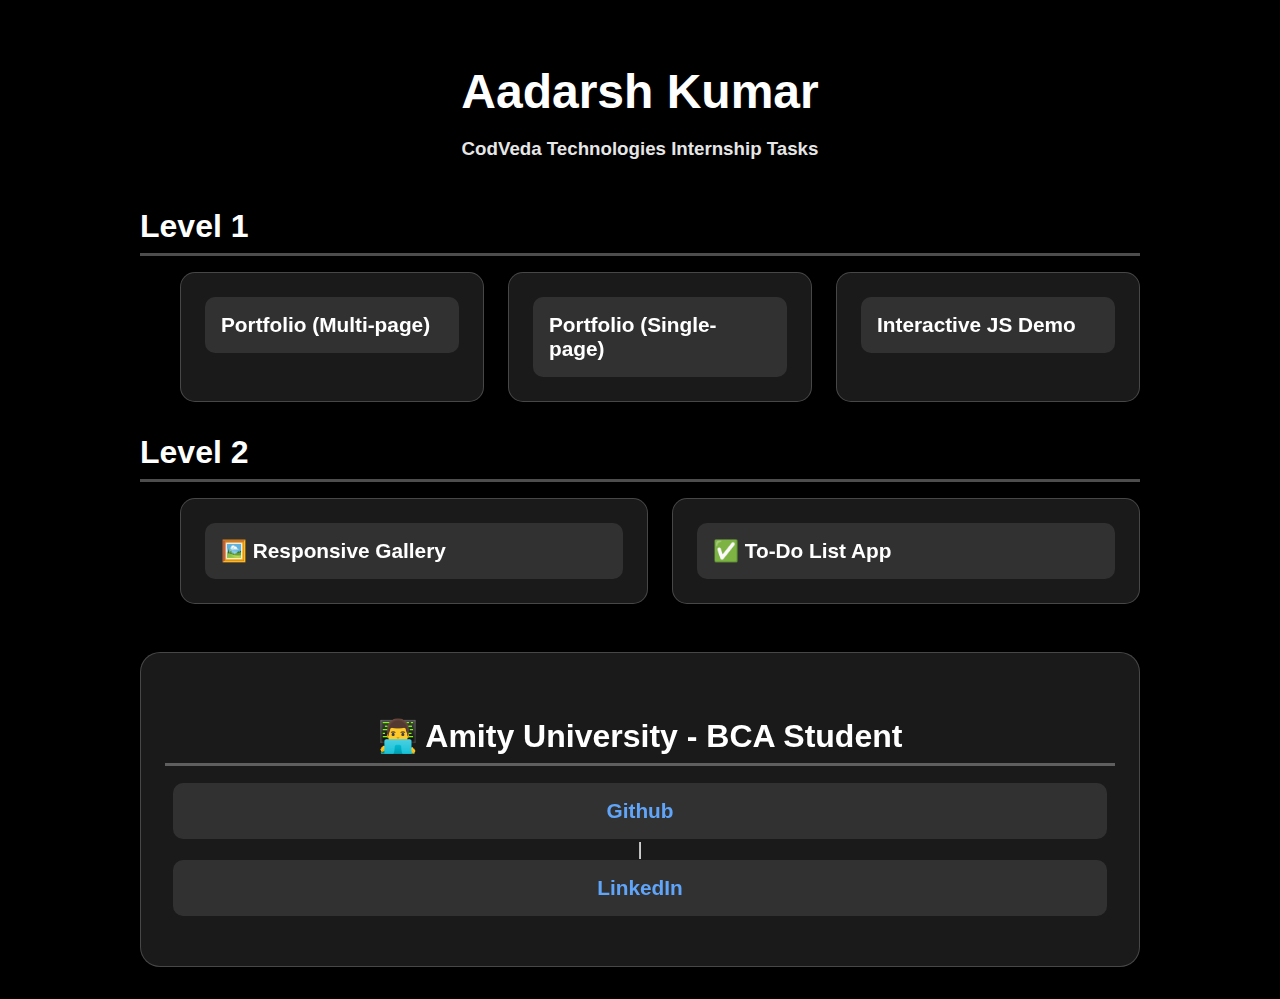
<file: index.html>
<!DOCTYPE html>
<html>
<head>
  <title>Aadarsh Kumar - CodVeda Internship Tasks</title>
  <style>
    body {
      font-family: 'Segoe UI', Tahoma, Geneva, Verdana, sans-serif;
      max-width: 1000px;
      margin: 0 auto;
      padding: 2rem;
      background: black;
      color: white;
      min-height: 100vh;
    }
    h1 {
      text-align: center;
      font-size: 3rem;
      margin-bottom: 1rem;
      text-shadow: 0 2px 10px rgba(0,0,0,0.3);
    }
    h3 {
      text-align: center;
      margin-bottom: 3rem;
      opacity: 0.9;
    }
    h2 {
      font-size: 2rem;
      margin: 2rem 0 1rem 0;
      border-bottom: 3px solid rgba(255,255,255,0.3);
      padding-bottom: 0.5rem;
    }
    ul {
      list-style: none;
      display: grid;
      grid-template-columns: repeat(auto-fit, minmax(300px, 1fr));
      gap: 1.5rem;
      margin-bottom: 2rem;
    }
    li {
      background: rgba(255,255,255,0.1);
      padding: 1.5rem;
      border-radius: 15px;
      backdrop-filter: blur(10px);
      border: 1px solid rgba(255,255,255,0.2);
      transition: all 0.3s ease;
    }
    li:hover {
      transform: translateY(-5px);
      background: rgba(255,255,255,0.2);
      box-shadow: 0 15px 30px rgba(0,0,0,0.2);
    }
    a {
      color: white;
      text-decoration: none;
      font-size: 1.3rem;
      font-weight: 600;
      display: block;
      padding: 1rem;
      border-radius: 10px;
      background: rgba(255,255,255,0.1);
      transition: all 0.3s ease;
    }
    a:hover {
      background: rgba(255,255,255,0.3);
      transform: scale(1.05);
    }
    
    /* 🔥 FOOTER FIX - ADD THIS */
    .footer {
      text-align: center;
      margin-top: 3rem;
      padding: 2rem 1.5rem;
      background: rgba(255,255,255,0.1);
      border-radius: 20px;
      backdrop-filter: blur(15px);
      border: 1px solid rgba(255,255,255,0.2);
      box-shadow: 0 10px 30px rgba(0,0,0,0.2);
      font-size: 1.1rem;
    }
    .footer a {
      color: #60a5fa !important;
      font-weight: 600;
      margin: 0 0.5rem;
      transition: all 0.3s ease;
    }
    .footer a:hover {
      color: #3b82f6 !important;
      text-shadow: 0 0 15px rgba(96, 165, 250, 0.8);
      transform: scale(1.05);
    }
    
    @media (max-width: 768px) {
      body { padding: 1rem; }
      .footer { margin-top: 2rem; padding: 1.5rem; }
    }
</style>

</head>
<body>
  <h1>Aadarsh Kumar</h1>
  <h3 style="text-align: center; margin-bottom: 3rem;">CodVeda Technologies Internship Tasks</h3>

  <h2>Level 1</h2>
  <ul>
    <li><a href="Level 1/Task 1/">Portfolio (Multi-page)</a></li>
    <li><a href="Level 1/Task 2/">Portfolio (Single-page)</a></li>
    <li><a href="Level 1/Task 3/">Interactive JS Demo</a></li>
  </ul>

  <h2>Level 2</h2>
  <ul>
    <li><a href="Level 2/Task 1/">🖼️ Responsive Gallery</a></li>
    <li><a href="Level 2/Task 2/">✅ To-Do List App</a></li>
  </ul>

  <div class="footer">
  <h2>👨‍💻 Amity University - BCA Student</h2>
    <p><a href="https://github.com/Amartya1103" style="color: #06b6d4;">Github</a> | 
    <a href="https://linkedin.com/in/aadarsh-kumar-878645351" style="color: #06b6d4;">LinkedIn</a></p>
  </div>
</body>
</html>
</file>
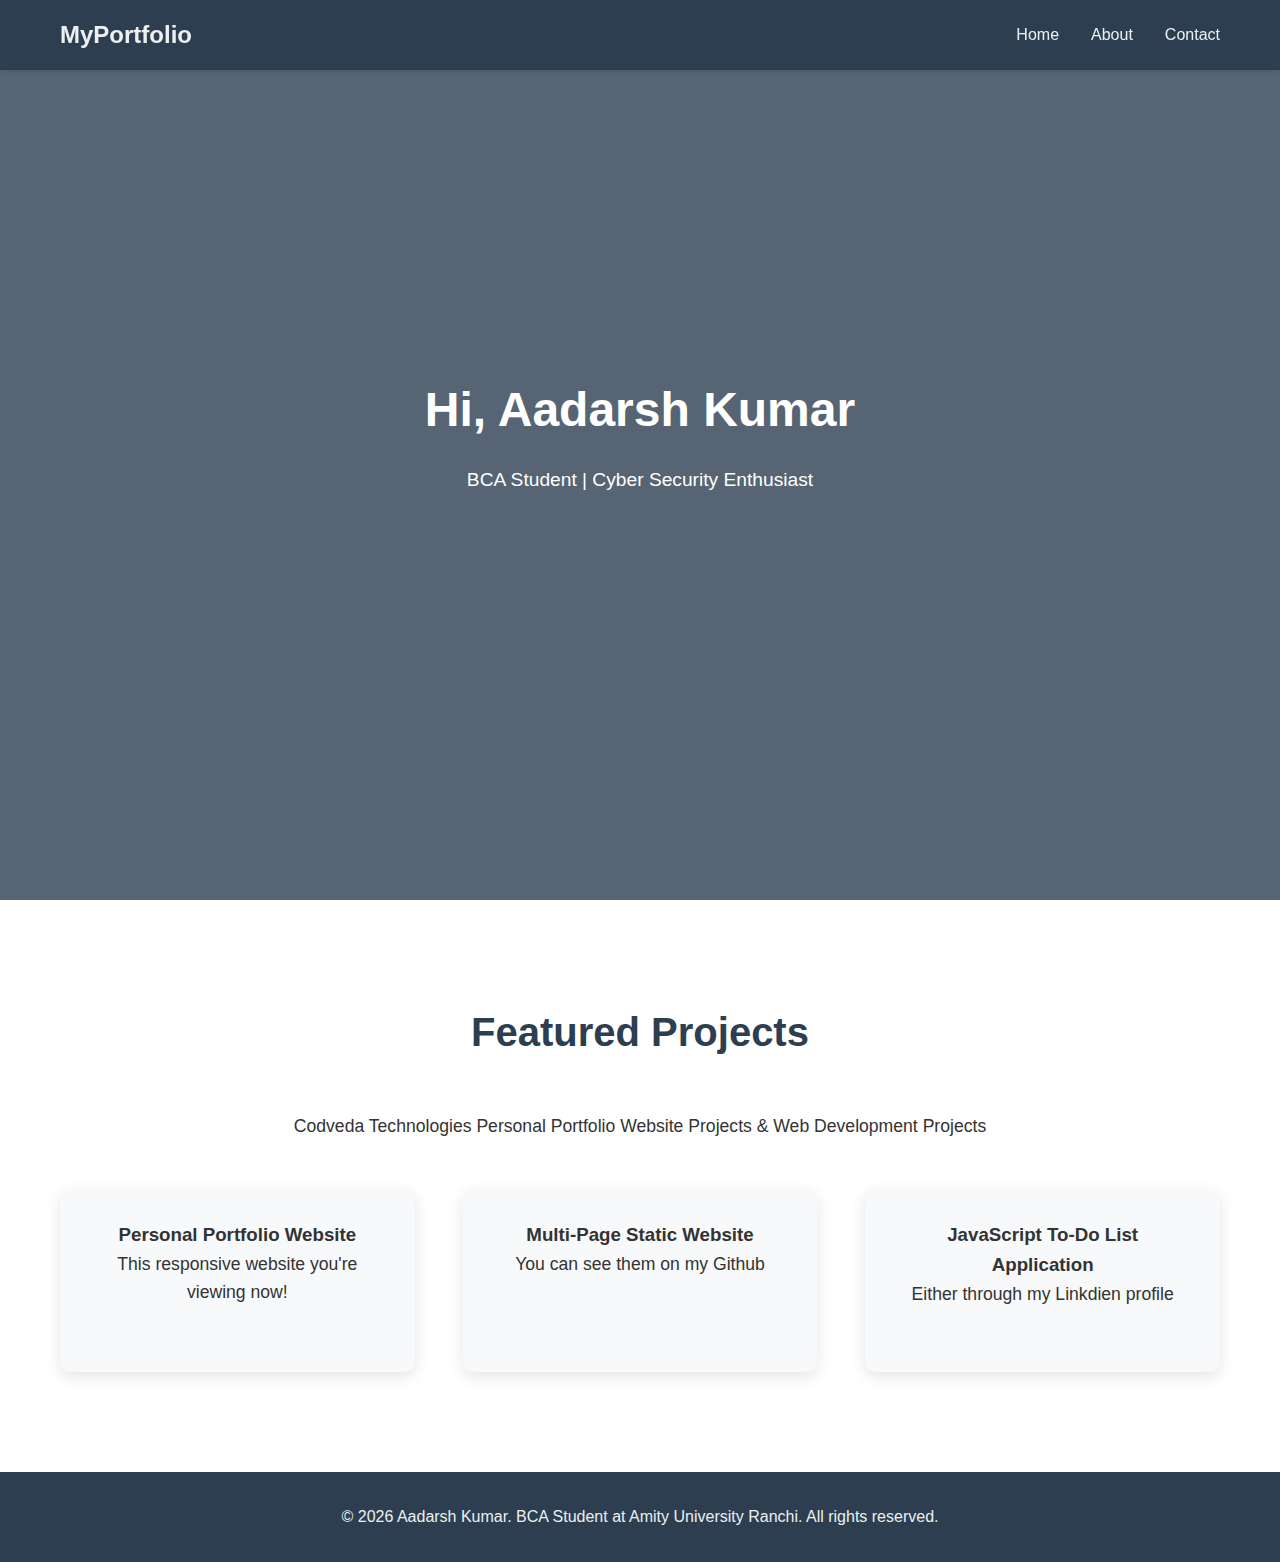
<file: Level 1/Task 1/index.html>
<!DOCTYPE html>
<html lang="en">
<head>
    <meta charset="UTF-8">
    <meta name="viewport" content="width=device-width, initial-scale=1.0">
    <title>Multi Page PF</title>
    <link rel="stylesheet" href="style.css">
</head>
<body>
    <nav>
        <div class="container">
            <a href="index.html" class="logo">MyPortfolio</a>
            <ul class="nav-links">
                <li><a href="index.html">Home</a></li>
                <li><a href="about.html">About</a></li>
                <li><a href="contact.html">Contact</a></li>
            </ul>
        </div>
    </nav>

    <section class="hero">
        <div class="container">
            <h1>Hi, Aadarsh Kumar</h1>
            <p>BCA Student | Cyber Security Enthusiast</p>
        </div>
    </section>

    <section class="section">
        <div class="container">
            <div class="content">
                <h2>Featured Projects</h2>
                <p>Codveda Technologies Personal Portfolio Website Projects & Web Development Projects</p>
                <div class="skills-grid">
                    <div class="skill-item">
                        <h3>Personal Portfolio Website</h3>
                        <p>This responsive website you're viewing now!</p>
                    </div>
                    <div class="skill-item">
                        <h3>Multi-Page Static Website</h3>
                        <p>You can see them on my Github</p>
                    </div>
                    <div class="skill-item">
                        <h3>JavaScript To-Do List Application</h3>
                        <p>Either through my Linkdien profile</p>
                    </div>
                </div>
            </div>
        </div>
    </section>

    <footer>
        <div class="container">
            <p>&copy; 2026 Aadarsh Kumar. BCA Student at Amity University Ranchi. All rights reserved.</p>
        </div>
    </footer>
</body>
</html>
</file>
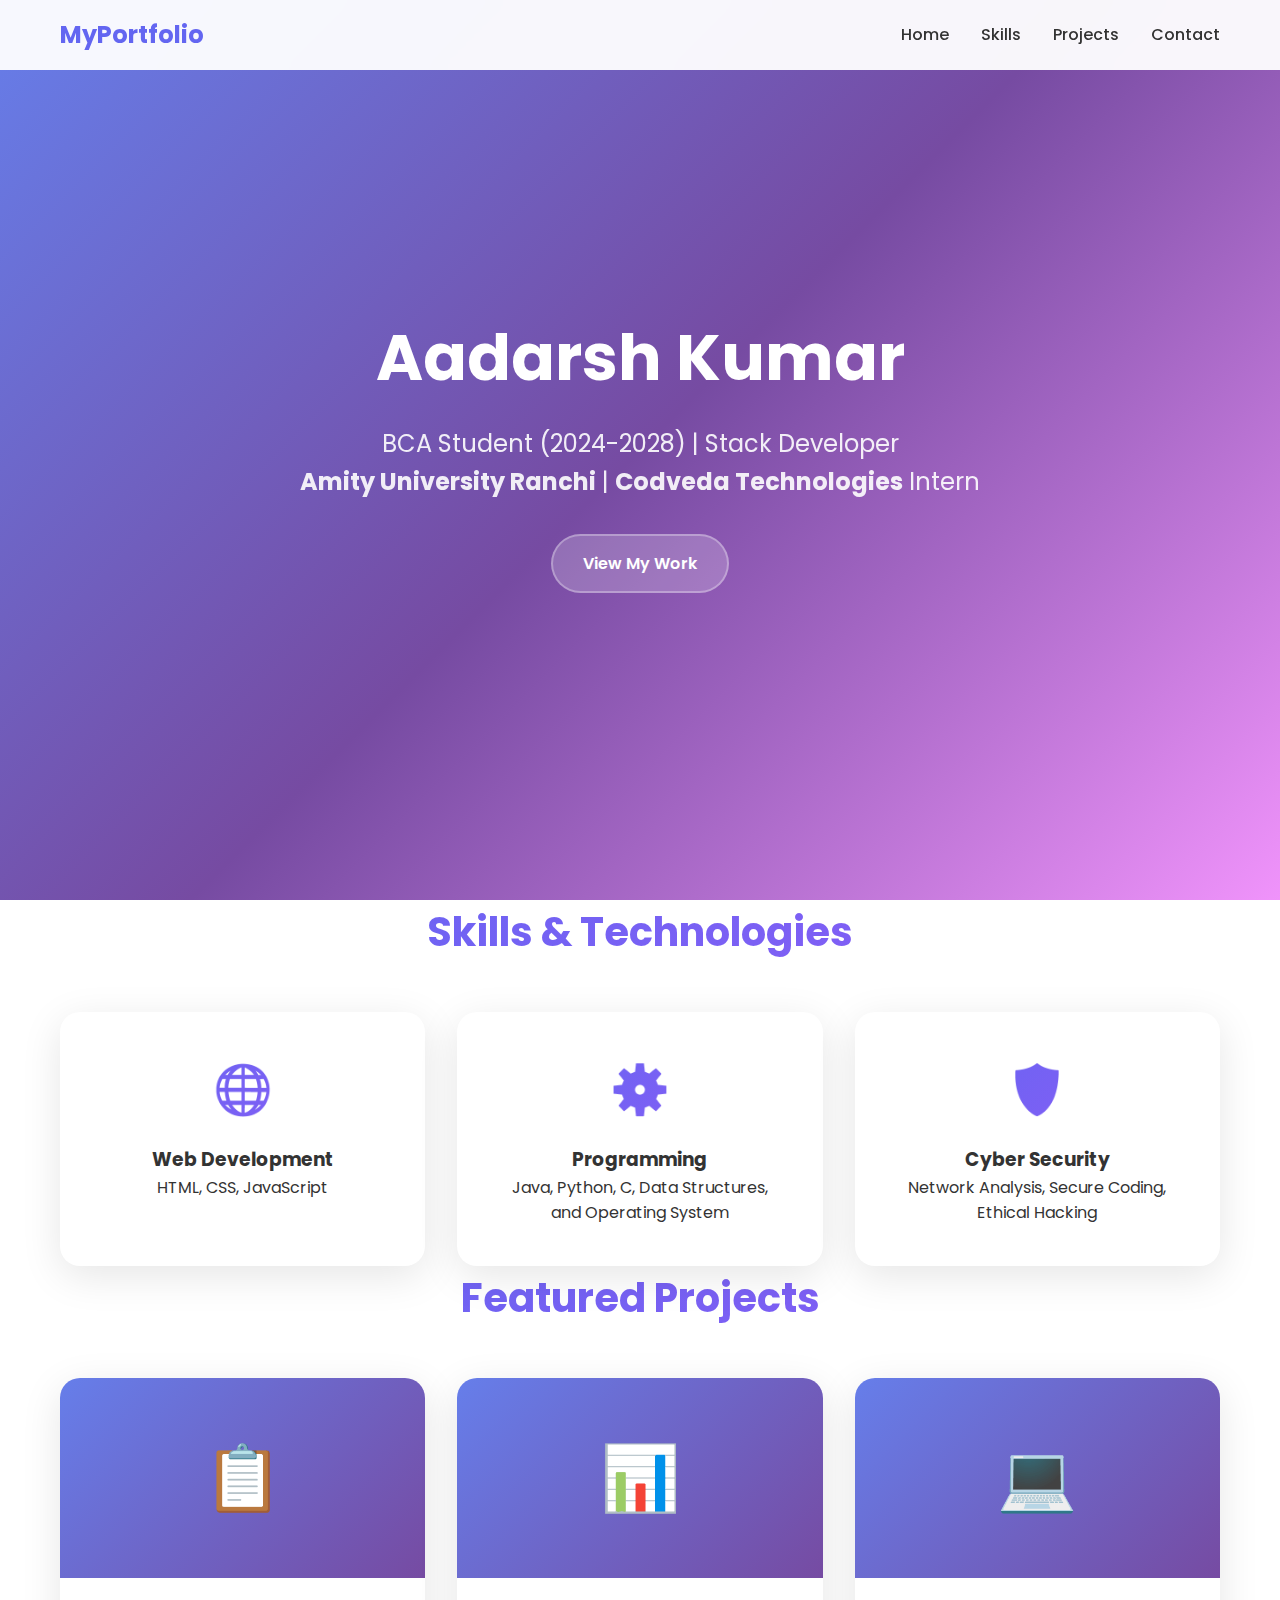
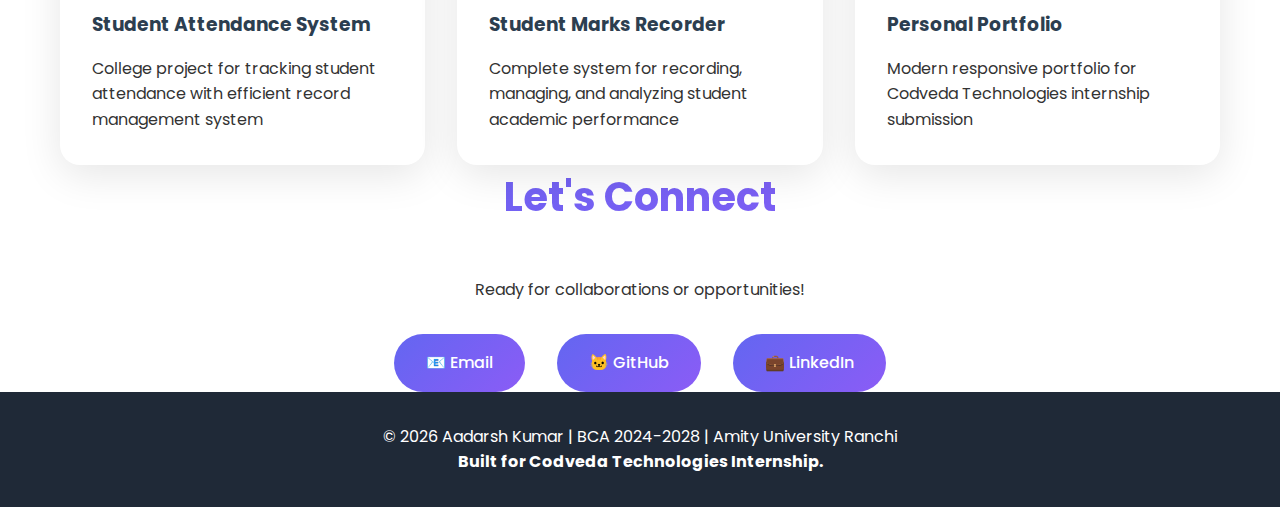
<file: Level 1/Task 2/index.html>
<!DOCTYPE html>
<html lang="en">
<head>
    <meta charset="UTF-8">
    <meta name="viewport" content="width=device-width, initial-scale=1.0">
    <title>Single Page PF</title>
    
    <!-- Google Fonts -->
    <link href="https://fonts.googleapis.com/css2?family=Poppins:wght@300;400;500;600;700&display=swap" rel="stylesheet">
    
    <style>
        * {
            margin: 0;
            padding: 0;
            box-sizing: border-box;
        }

        body {
            font-family: 'Poppins', sans-serif;
            line-height: 1.6;
            color: #333;
            overflow-x: hidden;
            scroll-behavior: smooth;
        }

        /* Navigation */
        nav {
            position: fixed;
            top: 0;
            width: 100%;
            background: rgba(255,255,255,0.95);
            backdrop-filter: blur(10px);
            z-index: 1000;
            padding: 1rem 0;
            transition: all 0.3s ease;
        }

        .nav-container {
            max-width: 1200px;
            margin: 0 auto;
            padding: 0 20px;
            display: flex;
            justify-content: space-between;
            align-items: center;
        }

        .logo {
            font-size: 1.5rem;
            font-weight: 700;
            color: #6366f1;
            text-decoration: none;
        }

        .nav-links {
            display: flex;
            list-style: none;
            gap: 2rem;
        }

        .nav-links a {
            text-decoration: none;
            color: #333;
            font-weight: 500;
            transition: color 0.3s ease;
        }

        .nav-links a:hover {
            color: #6366f1;
        }

        /* Hero Section */
        .hero {
            height: 100vh;
            background: linear-gradient(135deg, #667eea 0%, #764ba2 50%, #f093fb 100%);
            display: flex;
            align-items: center;
            justify-content: center;
            text-align: center;
            color: white;
            position: relative;
            overflow: hidden;
        }

        .hero-content {
            max-width: 800px;
            padding: 0 20px;
            animation: fadeInUp 1s ease-out;
        }

        @keyframes fadeInUp {
            from { opacity: 0; transform: translateY(50px); }
            to { opacity: 1; transform: translateY(0); }
        }

        .hero h1 {
            font-size: clamp(2.5rem, 5vw, 4rem);
            font-weight: 700;
            margin-bottom: 1rem;
        }

        .hero-subtitle {
            font-size: clamp(1.1rem, 2.5vw, 1.5rem);
            margin-bottom: 2rem;
            opacity: 0.9;
        }

        .btn {
            display: inline-block;
            background: rgba(255,255,255,0.2);
            color: white;
            padding: 15px 30px;
            border: 2px solid rgba(255,255,255,0.3);
            border-radius: 50px;
            text-decoration: none;
            font-weight: 600;
            transition: all 0.3s ease;
        }

        .btn:hover {
            background: white;
            color: #6366f1;
            transform: translateY(-3px);
            box-shadow: 0 10px 30px rgba(0,0,0,0.2);
        }

        /* Sections */
        section {
            padding: 100px 0;
        }

        .container {
            max-width: 1200px;
            margin: 0 auto;
            padding: 0 20px;
        }

        h2 {
            text-align: center;
            font-size: 2.5rem;
            font-weight: 700;
            margin-bottom: 3rem;
            background: linear-gradient(135deg, #6366f1, #8b5cf6);
            -webkit-background-clip: text;
            -webkit-text-fill-color: transparent;
            background-clip: text;
        }

        /* Skills */
        .skills-grid {
            display: grid;
            grid-template-columns: repeat(auto-fit, minmax(250px, 1fr));
            gap: 2rem;
        }

        .skill-card {
            background: white;
            padding: 2.5rem;
            border-radius: 20px;
            text-align: center;
            box-shadow: 0 10px 40px rgba(0,0,0,0.1);
            transition: all 0.3s ease;
        }

        .skill-card:hover {
            transform: translateY(-10px);
            box-shadow: 0 20px 60px rgba(0,0,0,0.15);
        }

        .skill-icon {
            font-size: 3rem;
            margin-bottom: 1rem;
            background: linear-gradient(135deg, #6366f1, #8b5cf6);
            -webkit-background-clip: text;
            -webkit-text-fill-color: transparent;
            background-clip: text;
        }

        /* Projects */
        .projects-grid {
            display: grid;
            grid-template-columns: repeat(auto-fit, minmax(350px, 1fr));
            gap: 2rem;
        }

        .project-card {
            background: white;
            border-radius: 20px;
            overflow: hidden;
            box-shadow: 0 10px 40px rgba(0,0,0,0.1);
            transition: all 0.3s ease;
        }

        .project-card:hover {
            transform: translateY(-15px);
            box-shadow: 0 25px 70px rgba(0,0,0,0.2);
        }

        .project-image {
            height: 200px;
            background: linear-gradient(135deg, #667eea, #764ba2);
            display: flex;
            align-items: center;
            justify-content: center;
            color: white;
            font-size: 4rem;
        }

        .project-content {
            padding: 2rem;
        }

        .project-content h3 {
            margin-bottom: 1rem;
            color: #2c3e50;
        }

        /* Contact */
        .contact-content {
            max-width: 600px;
            margin: 0 auto;
            text-align: center;
        }

        .contact-links {
            display: flex;
            gap: 2rem;
            justify-content: center;
            margin-top: 2rem;
            flex-wrap: wrap;
        }

        .contact-link {
            display: flex;
            align-items: center;
            gap: 0.5rem;
            padding: 1rem 2rem;
            background: linear-gradient(135deg, #6366f1, #8b5cf6);
            color: white;
            text-decoration: none;
            border-radius: 50px;
            transition: all 0.3s ease;
            font-weight: 500;
        }

        .contact-link:hover {
            transform: translateY(-5px);
            box-shadow: 0 15px 40px rgba(99, 102, 241, 0.4);
        }

        /* Footer */
        footer {
            background: #1f2937;
            color: white;
            text-align: center;
            padding: 2rem 0;
        }

        /* Responsive */
        @media (max-width: 768px) {
            .nav-links { display: none; }
            section { padding: 80px 0; }
        }
    </style>
</head>
<body>
    <!-- Navigation -->
    <nav>
        <div class="nav-container">
            <a href="#" class="logo">MyPortfolio</a>
            <ul class="nav-links">
                <li><a href="#home">Home</a></li>
                <li><a href="#skills">Skills</a></li>
                <li><a href="#projects">Projects</a></li>
                <li><a href="#contact">Contact</a></li>
            </ul>
        </div>
    </nav>

    <!-- Hero Section - YOUR INFO -->
    <section id="home" class="hero">
        <div class="hero-content">
            <h1>Aadarsh Kumar</h1>
            <p class="hero-subtitle">
                BCA Student (2024-2028) | Stack Developer<br>
                <strong>Amity University Ranchi</strong> | <strong>Codveda Technologies</strong> Intern
            </p>
            <a href="#projects" class="btn">View My Work</a>
        </div>
    </section>

    <!-- Skills Section -->
    <section id="skills" class="container">
        <h2>Skills & Technologies</h2>
        <div class="skills-grid">
            <div class="skill-card">
                <div class="skill-icon">🌐</div>
                <h3>Web Development</h3>
                <p>HTML, CSS, JavaScript</p>
            </div>
            <div class="skill-card">
                <div class="skill-icon">⚙️</div>
                <h3>Programming</h3>
                <p>Java, Python, C, Data Structures, and Operating System</p>
            </div>
            <div class="skill-card">
                <div class="skill-icon">🛡️</div>
                <h3>Cyber Security</h3>
                <p>Network Analysis, Secure Coding, Ethical Hacking</p>
            </div>
        </div>
    </section>

    <!-- Projects Section - UPDATED WITH YOUR PROJECTS -->
<section id="projects" class="container">
    <h2>Featured Projects</h2>
    <div class="projects-grid">
        <!-- Student Attendance System -->
        <div class="project-card">
            <div class="project-image">📋</div>
            <div class="project-content">
                <h3>Student Attendance System</h3>
                <p>College project for tracking student attendance with efficient record management system</p>
            </div>
        </div>

        <!-- Student Marks Recorder -->
        <div class="project-card">
            <div class="project-image">📊</div>
            <div class="project-content">
                <h3>Student Marks Recorder</h3>
                <p>Complete system for recording, managing, and analyzing student academic performance</p>
            </div>
        </div>

        <!-- Personal Portfolio -->
        <div class="project-card">
            <div class="project-image">💻</div>
            <div class="project-content">
                <h3>Personal Portfolio</h3>
                <p>Modern responsive portfolio for Codveda Technologies internship submission</p>
            </div>
        </div>
</section>


    <!-- Contact Section - YOUR LINKS -->
    <section id="contact" class="container">
        <h2>Let's Connect</h2>
        <div class="contact-content">
            <p>Ready for collaborations or opportunities!</p>
            <div class="contact-links">
                <a href="mailto:kumaraadarsh1103@gmail.com" class="contact-link">📧 Email</a>
                <a href="https://github.com/Amartya1103" class="contact-link">🐱 GitHub</a>
                <a href="https://www.linkedin.com/in/aadarsh-kumar-878645351" class="contact-link">💼 LinkedIn</a>
            </div>
        </div>
    </section>

    <!-- Footer -->
    <footer>
        <div class="container">
            <p>&copy; 2026 Aadarsh Kumar | BCA 2024-2028 | Amity University Ranchi<br>
            <strong>Built for Codveda Technologies Internship.</strong>
        </div>
    </footer>

    <script>
        // Smooth scrolling
        document.querySelectorAll('a[href^="#"]').forEach(anchor => {
            anchor.addEventListener('click', function (e) {
                e.preventDefault();
                document.querySelector(this.getAttribute('href')).scrollIntoView({
                    behavior: 'smooth'
                });
            });
        });
    </script>
</body>
</html>
</file>
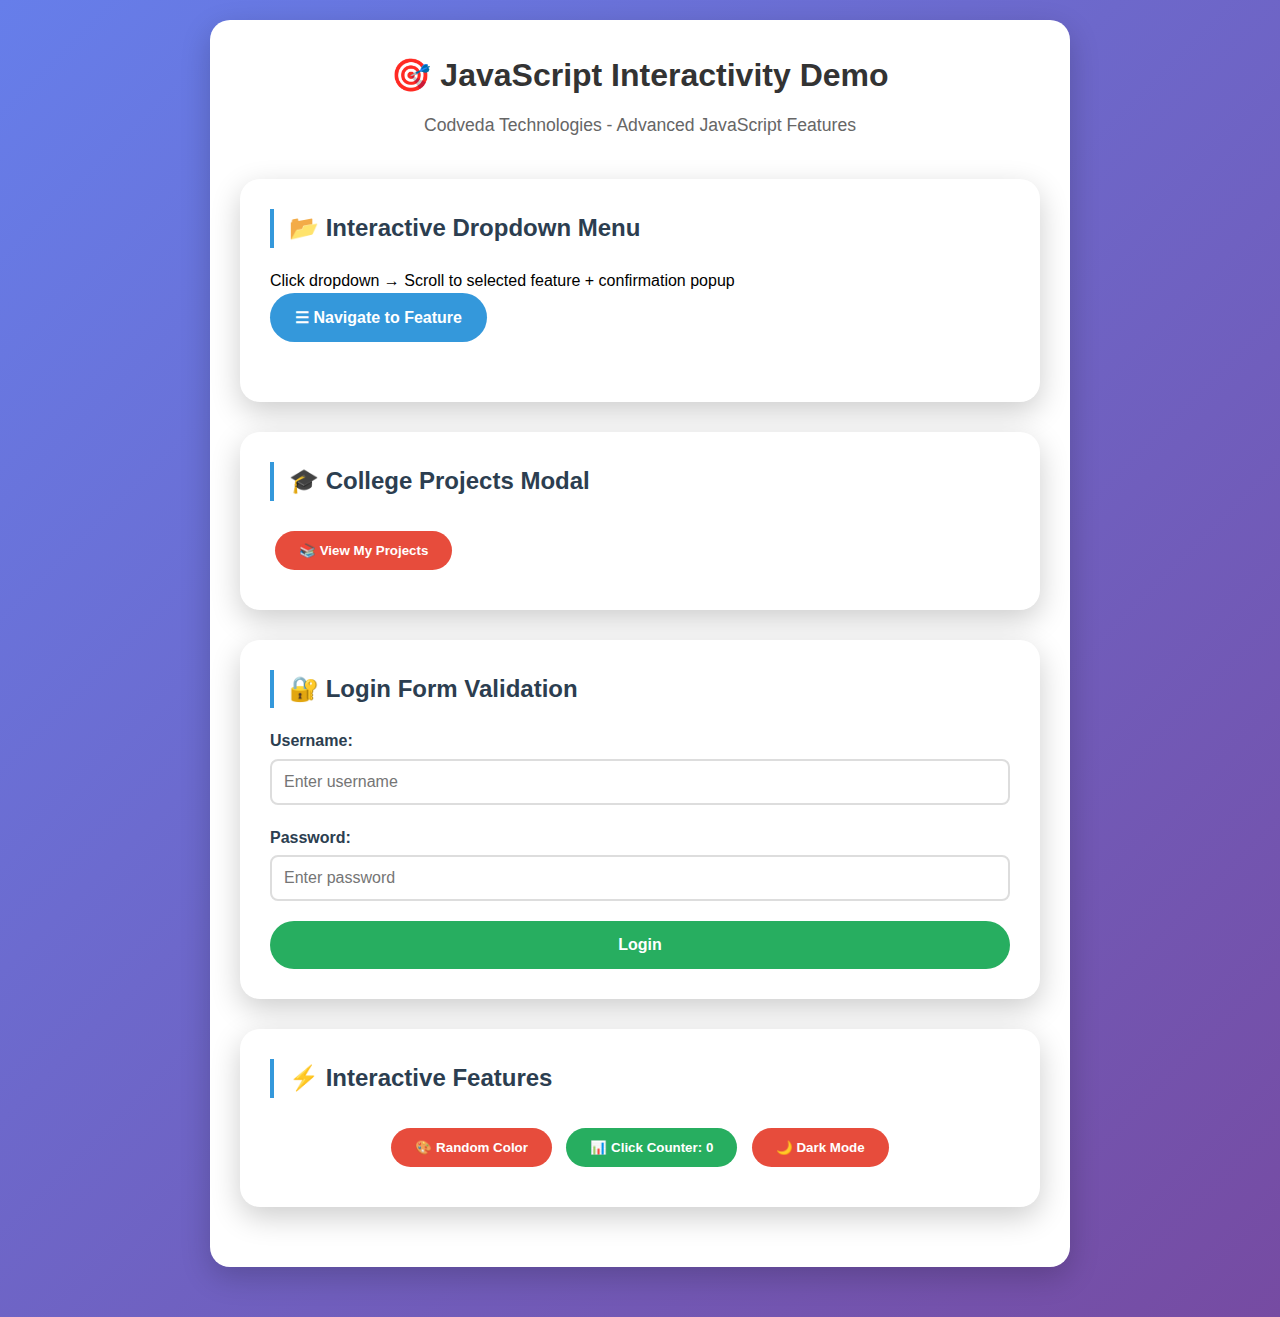
<file: Level 1/Task 3/index.html>
<!DOCTYPE html>
<html lang="en">
<head>
    <meta charset="UTF-8">
    <meta name="viewport" content="width=device-width, initial-scale=1.0">
    <title>JavaScript Interactivity Demo - Codveda</title>
    <style>
        * {
            margin: 0;
            padding: 0;
            box-sizing: border-box;
        }

        body {
            font-family: Arial, sans-serif;
            line-height: 1.6;
            max-width: 900px;
            margin: 0 auto;
            padding: 20px;
            background: linear-gradient(135deg, #667eea 0%, #764ba2 100%);
            min-height: 100vh;
            transition: background 0.3s ease;
        }

        body.dark-mode {
            background: linear-gradient(135deg, #2c3e50 0%, #34495e 100%);
            color: #ecf0f1;
        }

        body.dark-mode .demo-container {
            background: #34495e;
            color: #ecf0f1;
        }

        .demo-container {
            background: white;
            border-radius: 20px;
            padding: 30px;
            margin-bottom: 30px;
            box-shadow: 0 10px 30px rgba(0,0,0,0.2);
        }

        h1 { text-align: center; color: #333; margin-bottom: 10px; }
        .subtitle { text-align: center; color: #666; margin-bottom: 40px; font-size: 1.1rem; }

        h2 {
            color: #2c3e50;
            margin-bottom: 20px;
            border-left: 4px solid #3498db;
            padding-left: 15px;
        }

        /* DROPDOWN */
        .dropdown-container { position: relative; display: inline-block; margin-bottom: 30px; }
        .dropdown-btn {
            background: #3498db;
            color: white;
            padding: 15px 25px;
            border: none;
            border-radius: 25px;
            cursor: pointer;
            font-size: 16px;
            font-weight: bold;
            transition: all 0.3s;
        }
        .dropdown-btn:hover { background: #2980b9; transform: translateY(-2px); }

        .dropdown-content {
            position: absolute;
            background: white;
            min-width: 280px;
            box-shadow: 0 8px 16px rgba(0,0,0,0.2);
            border-radius: 10px;
            top: 100%;
            left: 0;
            z-index: 1000;
            opacity: 0;
            visibility: hidden;
            transform: translateY(-10px);
            transition: all 0.3s ease;
        }
        .dropdown-content.show {
            opacity: 1;
            visibility: visible;
            transform: translateY(0);
        }
        .dropdown-content a {
            color: #333;
            padding: 15px 20px;
            text-decoration: none;
            display: block;
            border-bottom: 1px solid #eee;
        }
        .dropdown-content a:hover { background: #f0f0f0; }
        .dropdown-content a:last-child { border-bottom: none; }

        /* MODAL */
        .modal {
            display: none;
            position: fixed;
            top: 0;
            left: 0;
            width: 100%;
            height: 100%;
            background: rgba(0,0,0,0.7);
            z-index: 2000;
        }
        .modal-content {
            background: white;
            margin: 5% auto;
            padding: 30px;
            border-radius: 15px;
            width: 90%;
            max-width: 600px;
            position: relative;
            transform: scale(0.7);
            transition: transform 0.3s ease;
        }
        .modal.show .modal-content { transform: scale(1); }
        .close {
            position: absolute;
            right: 20px;
            top: 15px;
            font-size: 30px;
            font-weight: bold;
            cursor: pointer;
            color: #999;
        }
        .close:hover { color: #333; }

        /* FORM */
        .form-group { margin-bottom: 20px; }
        label { display: block; margin-bottom: 5px; font-weight: bold; color: #2c3e50; }
        input, textarea {
            width: 100%;
            padding: 12px;
            border: 2px solid #ddd;
            border-radius: 8px;
            font-size: 16px;
            transition: border-color 0.3s;
        }
        input:focus, textarea:focus { outline: none; border-color: #3498db; }
        .submit-btn {
            background: #27ae60;
            color: white;
            padding: 15px 30px;
            border: none;
            border-radius: 25px;
            cursor: pointer;
            font-size: 16px;
            font-weight: bold;
            width: 100%;
            transition: all 0.3s;
        }
        .submit-btn:hover { background: #229954; transform: translateY(-2px); }

        /* ALERT */
        .alert {
            padding: 15px;
            border-radius: 8px;
            margin-top: 15px;
            display: none;
            font-weight: bold;
        }
        .alert.success { background: #d4edda; color: #155724; border: 1px solid #c3e6cb; }
        .alert.error { background: #f8d7da; color: #721c24; border: 1px solid #f5c6cb; }

        /* BUTTONS */
        .demo-btn {
            background: #e74c3c;
            color: white;
            padding: 12px 24px;
            border: none;
            border-radius: 25px;
            cursor: pointer;
            margin: 10px 5px;
            font-weight: bold;
            transition: all 0.3s;
        }
        .demo-btn:hover { background: #c0392b; transform: translateY(-2px); }
        .demo-btn.success { background: #27ae60; }
        .demo-btn.success:hover { background: #229954; }
    </style>
</head>
<body>
    <div class="demo-container">
        <h1>🎯 JavaScript Interactivity Demo</h1>
        <p class="subtitle">Codveda Technologies - Advanced JavaScript Features</p>

        <!-- 1. DROPDOWN → SCROLL TO SECTIONS -->
        <div class="demo-container">
            <h2>📂 Interactive Dropdown Menu</h2>
            <p>Click dropdown → Scroll to selected feature + confirmation popup</p>
            <div class="dropdown-container">
                <button class="dropdown-btn" onclick="toggleDropdown()">☰ Navigate to Feature</button>
                <div id="dropdownMenu" class="dropdown-content">
                    <a href="#" onclick="goToSection('modal', event)">🖥️ Modal Popup</a>
                    <a href="#" onclick="goToSection('form', event)">🔐 Login Form</a>
                    <a href="#" onclick="goToSection('interactive', event)">⚡ Interactive</a>
                </div>
            </div>
        </div>

        <!-- 2. MODAL WITH COLLEGE PROJECTS -->
        <div id="modal-section" class="demo-container">
            <h2>🎓 College Projects Modal</h2>
            <button class="demo-btn" onclick="openCollegeModal()">📚 View My Projects</button>
        </div>

        <!-- 3. LOGIN FORM -->
        <div id="form-section" class="demo-container">
            <h2>🔐 Login Form Validation</h2>
            <form onsubmit="return validateLogin(event)">
                <div class="form-group">
                    <label>Username:</label>
                    <input type="text" id="username" placeholder="Enter username">
                </div>
                <div class="form-group">
                    <label>Password:</label>
                    <input type="password" id="password" placeholder="Enter password">
                </div>
                <button type="submit" class="submit-btn">Login</button>
                <div id="loginAlert" class="alert"></div>
            </form>
        </div>

        <!-- 4. INTERACTIVE FEATURES -->
        <div id="interactive-section" class="demo-container">
            <h2>⚡ Interactive Features</h2>
            <div style="text-align: center;">
                <button class="demo-btn" onclick="changeColor()">🎨 Random Color</button>
                <button class="demo-btn success" onclick="countClicks()">📊 Click Counter: <span id="clickCounter">0</span></button>
                <button class="demo-btn" onclick="toggleDarkMode()">🌙 Dark Mode</button>
            </div>
        </div>
    </div>

    <!-- COLLEGE PROJECTS MODAL -->
    <div id="collegeModal" class="modal" onclick="closeModal(event)">
        <div class="modal-content" onclick="event.stopPropagation()">
            <span class="close" onclick="closeModal()">&times;</span>
            <h2>🎓 My College Projects</h2>
            <div style="text-align: center;">
                <div style="background: #f8f9fa; padding: 20px; border-radius: 10px; margin: 15px 0;">
                    <h3>📋 Student Attendance System</h3>
                    <p>Complete attendance management system with database integration and reporting features.</p>
                </div>
                <div style="background: #f8f9fa; padding: 20px; border-radius: 10px; margin: 15px 0;">
                    <h3>📊 Student Marks Recorder</h3>
                    <p>Academic performance tracking system with grade calculation and analytics dashboard.</p>
                </div>
                <a href="https://github.com/Amartya1103" class="submit-btn" target="_blank">View on GitHub</a>
            </div>
        </div>
    </div>

    <script>
        let clickCount = 0;

        // 1. DROPDOWN → SCROLL + ALERT
        function toggleDropdown() {
            const dropdown = document.getElementById('dropdownMenu');
            dropdown.classList.toggle('show');
        }

        function goToSection(section, event) {
            event.preventDefault();
            toggleDropdown();
            
            // Show confirmation popup
            alert(`Navigating to ${section.charAt(0).toUpperCase() + section.slice(1)} section!`);
            
            // Scroll to section
            const targetSection = document.getElementById(section + '-section') || 
                                document.getElementById(section === 'form' ? 'form-section' : section + '-section');
            if (targetSection) {
                targetSection.scrollIntoView({ behavior: 'smooth' });
            }
        }

        // 2. COLLEGE PROJECTS MODAL
        function openCollegeModal() {
            document.getElementById('collegeModal').style.display = 'block';
            setTimeout(() => document.getElementById('collegeModal').classList.add('show'), 10);
        }

        function closeModal(event) {
            const modal = document.getElementById('collegeModal');
            modal.classList.remove('show');
            setTimeout(() => modal.style.display = 'none', 300);
        }

        // 3. FORM VALIDATION
        function validateLogin(event) {
            event.preventDefault();
            const username = document.getElementById('username').value;
            const password = document.getElementById('password').value;
            const alertBox = document.getElementById('loginAlert');

            if (!username || !password) {
                showAlert('Please fill both fields!', 'error', alertBox);
                return false;
            }
            if (username.length < 3) {
                showAlert('Username must be 3+ characters!', 'error', alertBox);
                return false;
            }
            if (password.length < 6) {
                showAlert('Password must be 6+ characters!', 'error', alertBox);
                return false;
            }
            showAlert('Login successful! 🎉 Welcome to Codveda Demo', 'success', alertBox);
            return false;
        }

        function showAlert(message, type, alertBox) {
            alertBox.textContent = message;
            alertBox.className = `alert ${type}`;
            alertBox.style.display = 'block';
            setTimeout(() => alertBox.style.display = 'none', 4000);
        }

        // 4. INTERACTIVE FEATURES
        function changeColor() {
            const colors = ['#ff6b6b', '#4ecdc4', '#45b7d1', '#f9ca24', '#f0932b', '#6c5ce7'];
            const randomColor = colors[Math.floor(Math.random() * colors.length)];
            document.body.style.background = randomColor;
        }

        function countClicks() {
            clickCount++;
            document.getElementById('clickCounter').textContent = clickCount;
        }

        function toggleDarkMode() {
            document.body.classList.toggle('dark-mode');
            const btn = event.target;
            btn.textContent = document.body.classList.contains('dark-mode') ? '☀️ Light Mode' : '🌙 Dark Mode';
        }

        // EVENT LISTENERS
        document.addEventListener('click', function(event) {
            const dropdown = document.getElementById('dropdownMenu');
            const dropdownBtn = document.querySelector('.dropdown-btn');
            if (!dropdown.contains(event.target) && !dropdownBtn.contains(event.target)) {
                dropdown.classList.remove('show');
            }
        });

        document.addEventListener('keydown', function(event) {
            if (event.key === 'Escape') {
                closeModal();
                document.getElementById('dropdownMenu').classList.remove('show');
            }
        });
    </script>
</body>
</html>
</file>
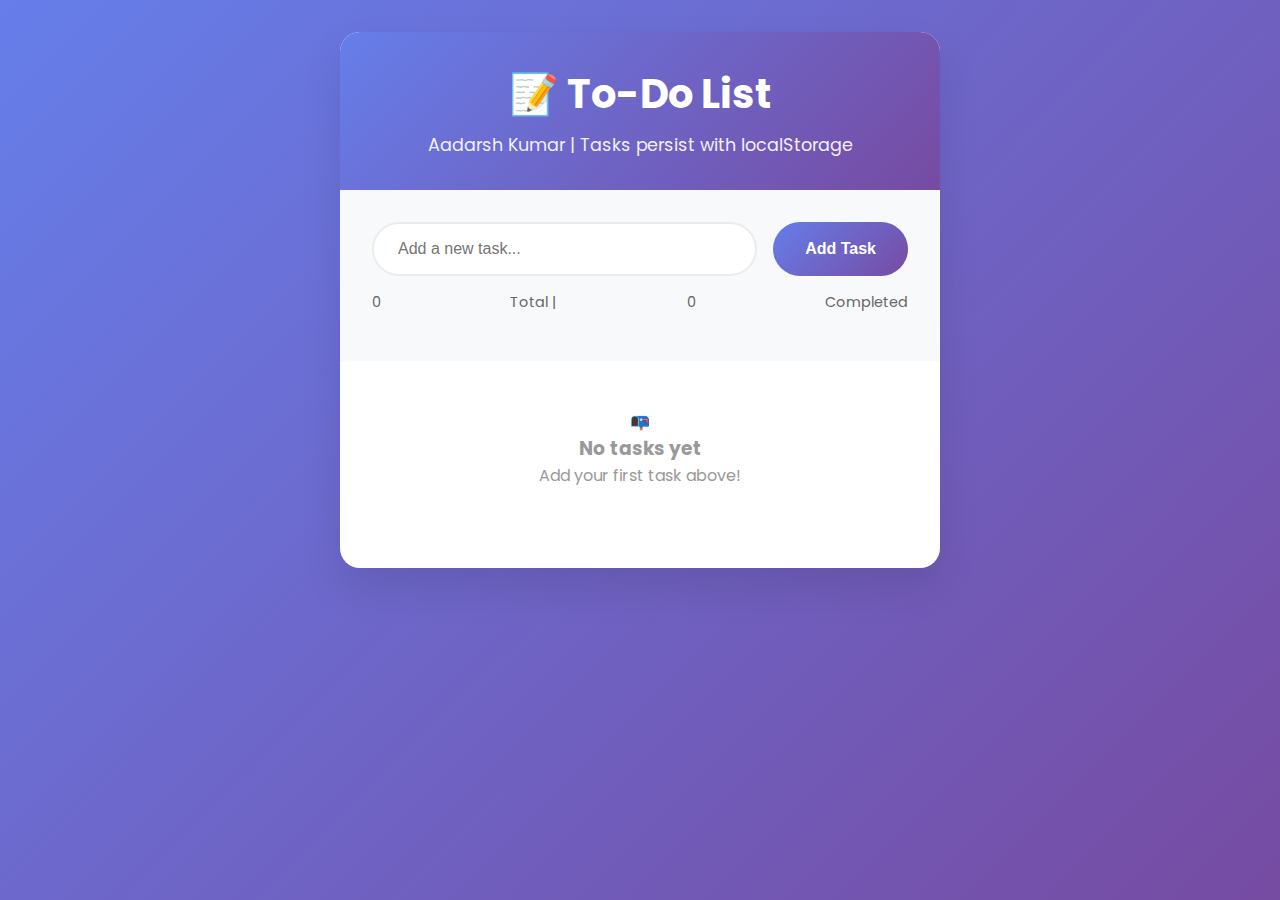
<file: Level 2/Task 2/index.html>
<!DOCTYPE html>
<html lang="en">
<head>
    <meta charset="UTF-8">
    <meta name="viewport" content="width=device-width, initial-scale=1.0">
    <title>Aadarsh Kumar - To-Do List App</title>
    <link href="https://fonts.googleapis.com/css2?family=Poppins:wght@300;400;500;600;700&display=swap" rel="stylesheet">
    <style>
        * {
            margin: 0;
            padding: 0;
            box-sizing: border-box;
        }

        body {
            font-family: 'Poppins', sans-serif;
            background: linear-gradient(135deg, #667eea 0%, #764ba2 100%);
            min-height: 100vh;
            padding: 2rem;
        }

        .container {
            max-width: 600px;
            margin: 0 auto;
            background: white;
            border-radius: 20px;
            box-shadow: 0 20px 40px rgba(0,0,0,0.1);
            overflow: hidden;
        }

        .header {
            background: linear-gradient(135deg, #667eea 0%, #764ba2 100%);
            color: white;
            padding: 2rem;
            text-align: center;
        }

        .header h1 {
            font-size: 2.5rem;
            margin-bottom: 0.5rem;
        }

        .header p {
            opacity: 0.9;
            font-size: 1.1rem;
        }

        .add-section {
            padding: 2rem;
            background: #f8f9fa;
        }

        .input-group {
            display: flex;
            gap: 1rem;
            margin-bottom: 1rem;
        }

        #taskInput {
            flex: 1;
            padding: 1rem 1.5rem;
            border: 2px solid #e9ecef;
            border-radius: 50px;
            font-size: 1rem;
            outline: none;
            transition: border-color 0.3s ease;
        }

        #taskInput:focus {
            border-color: #667eea;
        }

        #addBtn {
            background: linear-gradient(135deg, #667eea, #764ba2);
            color: white;
            border: none;
            padding: 1rem 2rem;
            border-radius: 50px;
            font-size: 1rem;
            font-weight: 600;
            cursor: pointer;
            transition: all 0.3s ease;
        }

        #addBtn:hover {
            transform: translateY(-2px);
            box-shadow: 0 10px 20px rgba(102, 126, 234, 0.4);
        }

        .stats {
            display: flex;
            justify-content: space-between;
            font-size: 0.9rem;
            color: #666;
            margin-bottom: 1rem;
        }

        .todo-list {
            padding: 0 2rem 2rem;
            max-height: 500px;
            overflow-y: auto;
        }

        .todo-item {
            display: flex;
            align-items: center;
            padding: 1.2rem;
            margin-bottom: 1rem;
            background: white;
            border-radius: 15px;
            box-shadow: 0 5px 15px rgba(0,0,0,0.08);
            transition: all 0.3s ease;
        }

        .todo-item:hover {
            transform: translateX(5px);
            box-shadow: 0 8px 25px rgba(0,0,0,0.15);
        }

        .todo-item.completed {
            opacity: 0.7;
            background: #f8f9fa;
        }

        .todo-item.completed .todo-text {
            text-decoration: line-through;
            color: #999;
        }

        .checkbox {
            width: 20px;
            height: 20px;
            margin-right: 1rem;
            cursor: pointer;
            accent-color: #667eea;
        }

        .todo-text {
            flex: 1;
            font-size: 1.1rem;
            font-weight: 500;
        }

        .delete-btn {
            background: #ff6b6b;
            color: white;
            border: none;
            width: 40px;
            height: 40px;
            border-radius: 50%;
            cursor: pointer;
            font-size: 1.2rem;
            transition: all 0.3s ease;
            display: flex;
            align-items: center;
            justify-content: center;
        }

        .delete-btn:hover {
            background: #ff5252;
            transform: scale(1.1);
        }

        .empty-state {
            text-align: center;
            padding: 3rem;
            color: #999;
        }

        .empty-state i {
            font-size: 4rem;
            margin-bottom: 1rem;
            opacity: 0.5;
        }

        @media (max-width: 480px) {
            body {
                padding: 1rem;
            }
            
            .input-group {
                flex-direction: column;
            }
            
            #addBtn {
                width: 100%;
            }
        }
    </style>
</head>
<body>
    <div class="container">
        <div class="header">
            <h1>📝 To-Do List</h1>
            <p>Aadarsh Kumar | Tasks persist with localStorage</p>
        </div>

        <div class="add-section">
            <div class="input-group">
                <input type="text" id="taskInput" placeholder="Add a new task..." maxlength="100">
                <button id="addBtn">Add Task</button>
            </div>
            <div class="stats">
                <span id="totalTasks">0</span> Total | 
                <span id="completedTasks">0</span> Completed
            </div>
        </div>

        <div class="todo-list" id="todoList">
            <div class="empty-state">
                <div>📭</div>
                <h3>No tasks yet</h3>
                <p>Add your first task above!</p>
            </div>
        </div>
    </div>

    <script>
        // Task management
        let todos = JSON.parse(localStorage.getItem('todos')) || [];

        const taskInput = document.getElementById('taskInput');
        const addBtn = document.getElementById('addBtn');
        const todoList = document.getElementById('todoList');
        const totalSpan = document.getElementById('totalTasks');
        const completedSpan = document.getElementById('completedTasks');

        // Load tasks on page load
        document.addEventListener('DOMContentLoaded', loadTodos);

        // Add new task
        addBtn.addEventListener('click', addTodo);
        taskInput.addEventListener('keypress', (e) => {
            if (e.key === 'Enter') addTodo();
        });

        function addTodo() {
            const text = taskInput.value.trim();
            if (text === '') return;

            const todo = {
                id: Date.now(),
                text: text,
                completed: false,
                created: new Date().toLocaleDateString()
            };

            todos.unshift(todo); // Add to beginning
            taskInput.value = '';
            saveTodos();
            renderTodos();
        }

        function deleteTodo(id) {
            todos = todos.filter(todo => todo.id !== id);
            saveTodos();
            renderTodos();
        }

        function toggleTodo(id) {
            const todo = todos.find(todo => todo.id === id);
            if (todo) {
                todo.completed = !todo.completed;
                saveTodos();
                renderTodos();
            }
        }

        function loadTodos() {
            renderTodos();
        }

        function renderTodos() {
            // Clear list
            todoList.innerHTML = '';

            if (todos.length === 0) {
                todoList.innerHTML = `
                    <div class="empty-state">
                        <div>📭</div>
                        <h3>No tasks yet</h3>
                        <p>Add your first task above!</p>
                    </div>
                `;
                updateStats();
                return;
            }

            // Render tasks
            todos.forEach(todo => {
                const div = document.createElement('div');
                div.className = `todo-item ${todo.completed ? 'completed' : ''}`;
                div.innerHTML = `
                    <input type="checkbox" class="checkbox" ${todo.completed ? 'checked' : ''} 
                           onchange="toggleTodo(${todo.id})">
                    <span class="todo-text">${escapeHtml(todo.text)}</span>
                    <button class="delete-btn" onclick="deleteTodo(${todo.id})" title="Delete">
                        ✕
                    </button>
                `;
                todoList.appendChild(div);
            });

            updateStats();
        }

        function updateStats() {
            const total = todos.length;
            const completed = todos.filter(todo => todo.completed).length;
            totalSpan.textContent = total;
            completedSpan.textContent = completed;
        }

        function saveTodos() {
            localStorage.setItem('todos', JSON.stringify(todos));
        }

        function escapeHtml(text) {
            const div = document.createElement('div');
            div.textContent = text;
            return div.innerHTML;
        }
    </script>
</body>
</html>
</file>
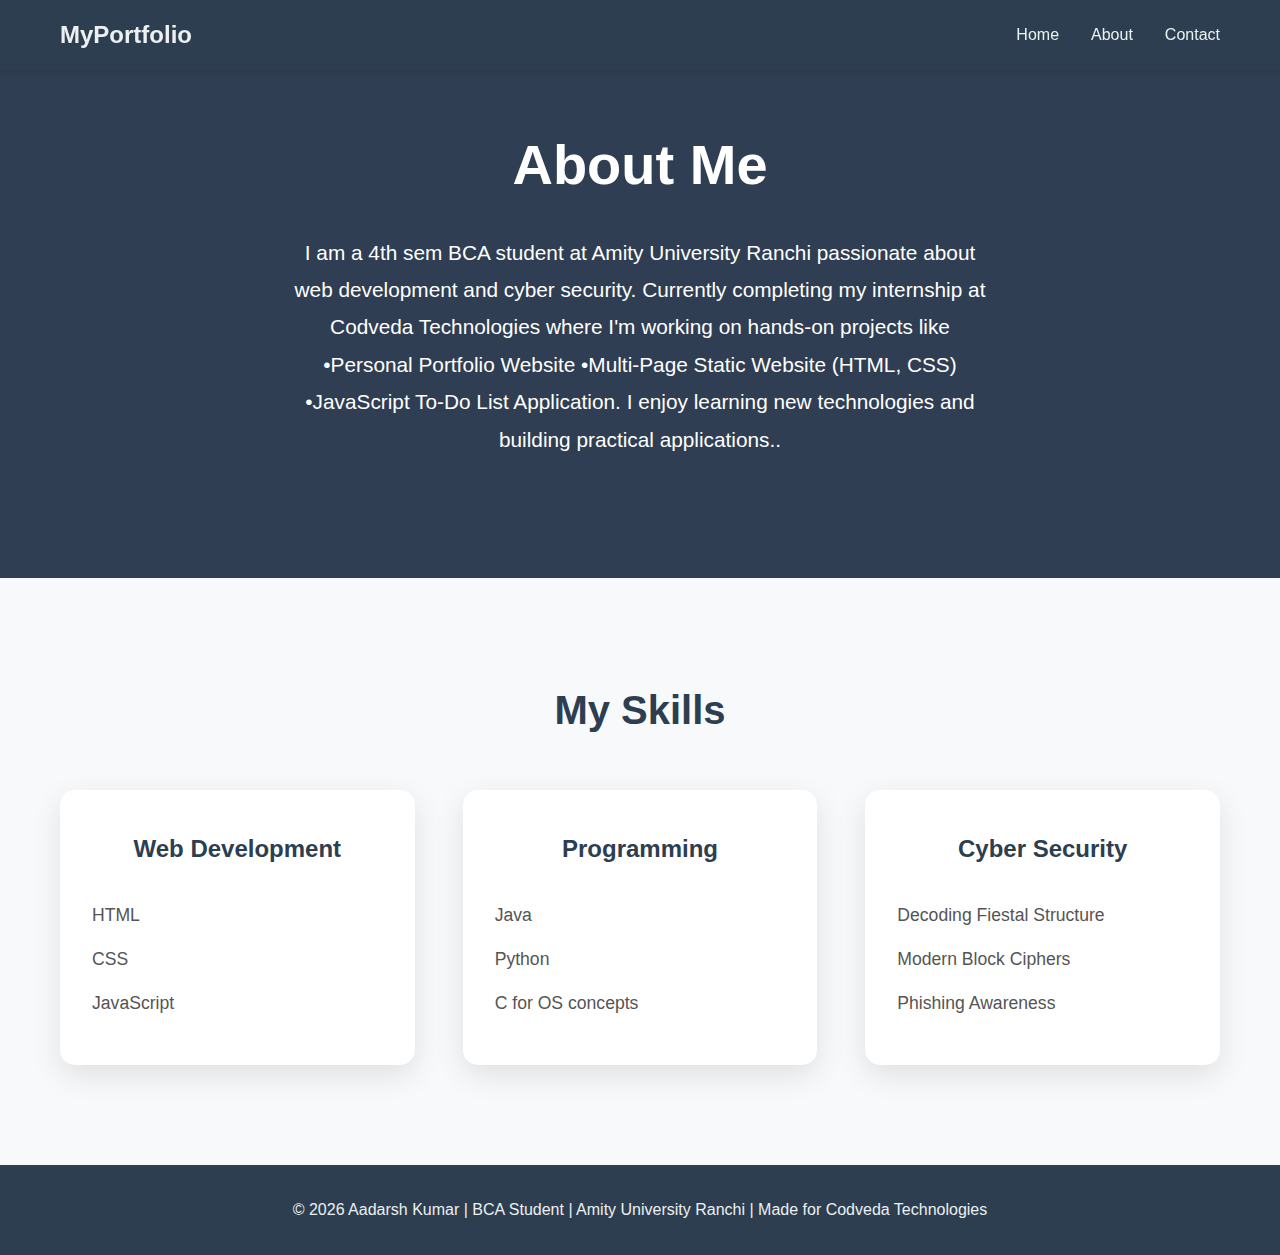
<file: about.html>
<!DOCTYPE html>
<html lang="en">
<head>
    <meta charset="UTF-8">
    <meta name="viewport" content="width=device-width, initial-scale=1.0">
    <title>About - Your Name</title>
    <link rel="stylesheet" href="style.css">
</head>
<body>
    <nav>
        <div class="container">
            <a href="index.html" class="logo">MyPortfolio</a>
            <ul class="nav-links">
                <li><a href="index.html">Home</a></li>
                <li><a href="about.html">About</a></li>
                <li><a href="contact.html">Contact</a></li>
            </ul>
        </div>
    </nav>

    <section class="section about-hero">
        <div class="container">
            <div class="about-content">
                <h1>About Me</h1>
                <div class="intro-text">
                    <p>I am a 4th sem BCA student at Amity University Ranchi passionate about web development and cyber security. Currently completing my internship at Codveda Technologies where I'm working on hands-on projects like •Personal Portfolio Website
•Multi-Page Static Website (HTML, CSS)
•JavaScript To-Do List Application. I enjoy learning new technologies and building practical applications..</p>
                </div>
            </div>
        </div>
    </section>

    <section class="section skills-section">
        <div class="container">
            <h2>My Skills</h2>
            <div class="skills-grid">
                <div class="skill-card">
                    <h3>Web Development</h3>
                    <ul>
                        <li>HTML</li>
                        <li>CSS</li>
                        <li>JavaScript</li>

                    </ul>
                </div>
                <div class="skill-card">
                    <h3>Programming</h3>
                    <ul>
                        <li>Java</li>
                        <li>Python</li>
                        <li>C for OS concepts</li>
                    </ul>
                </div>
                <div class="skill-card">
                    <h3>Cyber Security</h3>
                    <ul>
                        <li>Decoding Fiestal Structure</li>
                        <li>Modern Block Ciphers</li>
                        <li>Phishing Awareness</li>
                    </ul>
                </div>
            </div>
        </div>
    </section>

    <footer>
        <div class="container">
            <p>&copy; 2026 Aadarsh Kumar | BCA Student | Amity University Ranchi | Made for Codveda Technologies</p>
        </div>
    </footer>
</body>
</html>
</file>
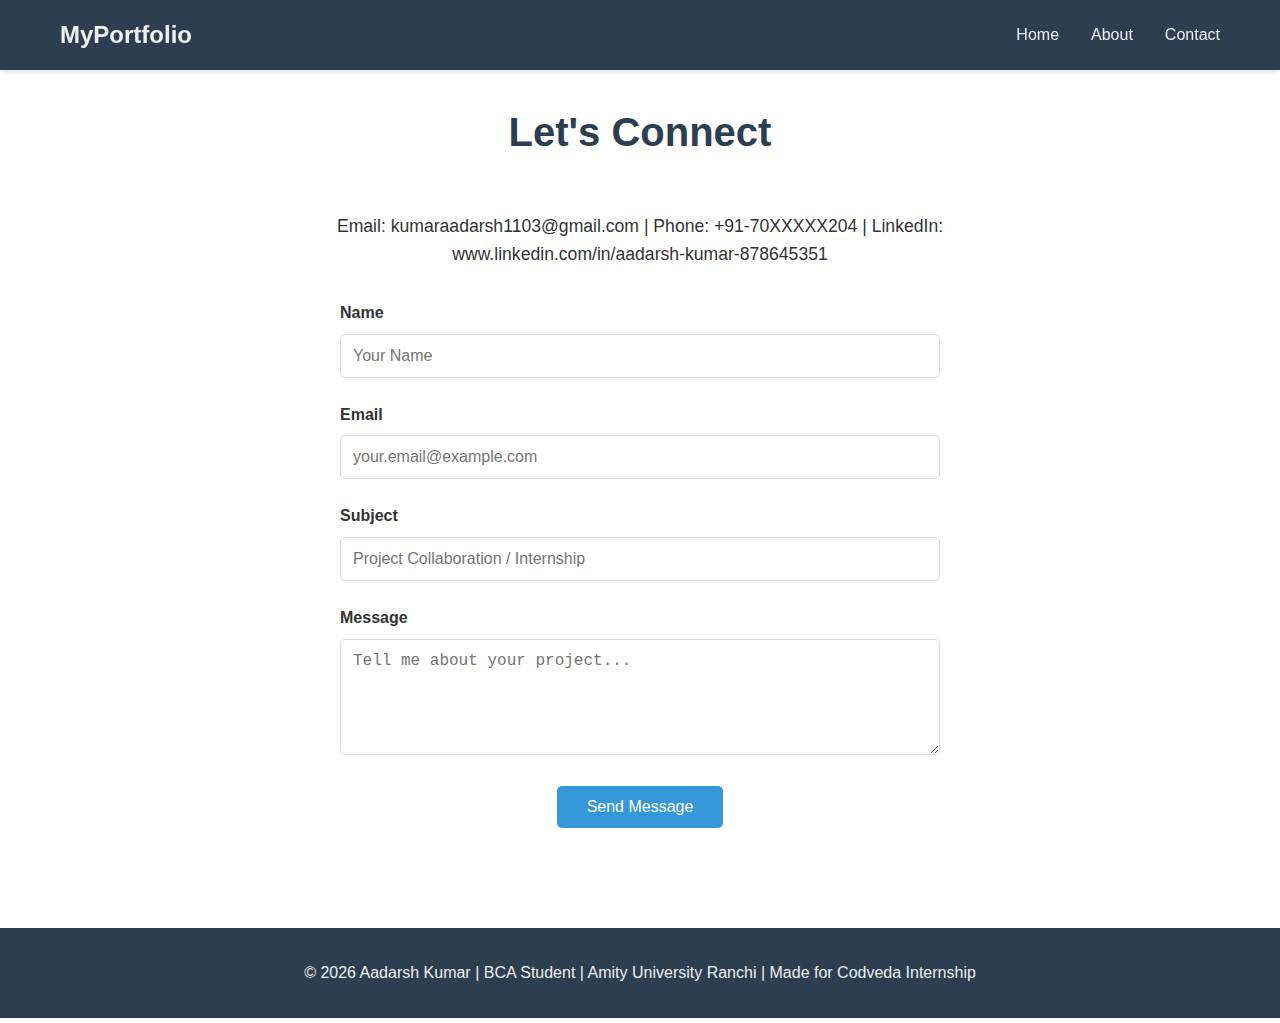
<file: contact.html>
<!DOCTYPE html>
<html lang="en">
<head>
    <meta charset="UTF-8">
    <meta name="viewport" content="width=device-width, initial-scale=1.0">
    <title>Contact - Your Name</title>
    <link rel="stylesheet" href="style.css">
</head>
<body>
    <nav>
        <div class="container">
            <a href="index.html" class="logo">MyPortfolio</a>
            <ul class="nav-links">
                <li><a href="index.html">Home</a></li>
                <li><a href="about.html">About</a></li>
                <li><a href="contact.html">Contact</a></li>
            </ul>
        </div>
    </nav>

    <section class="section">
        <div class="container">
            <div class="content">
                <h2>Let's Connect</h2>
                <p>Email: kumaraadarsh1103@gmail.com | Phone: +91-70XXXXX204 | LinkedIn: www.linkedin.com/in/aadarsh-kumar-878645351</p>
                
                <form class="contact-form">
                    <div class="form-group">
                        <label>Name</label>
                        <input type="text" placeholder="Your Name" required>
                    </div>
                    <div class="form-group">
                        <label>Email</label>
                        <input type="email" placeholder="your.email@example.com" required>
                    </div>
                    <div class="form-group">
                        <label>Subject</label>
                        <input type="text" placeholder="Project Collaboration / Internship" required>
                    </div>
                    <div class="form-group">
                        <label>Message</label>
                        <textarea rows="5" placeholder="Tell me about your project..." required></textarea>
                    </div>
                    <button type="submit" class="btn">Send Message</button>
                </form>
            </div>
        </div>
    </section>

    <footer>
        <div class="container">
            <p>&copy; 2026 Aadarsh Kumar | BCA Student | Amity University Ranchi | Made for Codveda Internship</p>
        </div>
    </footer>
</body>
</html>
</file>
<file: Level 1/Task 1/style.css>
* {
    margin: 0;
    padding: 0;
    box-sizing: border-box;
}

body {
    font-family: 'Arial', sans-serif;
    line-height: 1.6;
    color: #333;
}

.container {
    max-width: 1200px;
    margin: 0 auto;
    padding: 0 20px;
}

/* Navigation Bar */
nav {
    background: #2c3e50;
    padding: 1rem 0;
    position: fixed;
    width: 100%;
    top: 0;
    z-index: 1000;
    box-shadow: 0 2px 5px rgba(0,0,0,0.1);
}

nav .container {
    display: flex;
    justify-content: space-between;
    align-items: center;
}

.logo {
    color: #ecf0f1;
    font-size: 1.5rem;
    font-weight: bold;
    text-decoration: none;
}

.nav-links {
    display: flex;
    list-style: none;
    gap: 2rem;
}

.nav-links a {
    color: #ecf0f1;
    text-decoration: none;
    transition: color 0.3s;
}

.nav-links a:hover {
    color: #3498db;
}

/* Hero Section */
.hero {
    background: linear-gradient(rgba(44,62,80,0.8), rgba(44,62,80,0.8)), url(https://images.pexels.com/photos/1103970/pexels-photo-1103970.jpeg?auto=compress&cs=tinysrgb&w=1600) center/cover;
    height: 100vh;
    display: flex;
    align-items: center;
    text-align: center;
    color: white;
}

.hero h1 {
    font-size: 3rem;
    margin-bottom: 1rem;
}

.hero p {
    font-size: 1.2rem;
    margin-bottom: 2rem;
}

/* Content Sections */
.section {
    padding: 100px 0;
}

.section h2 {
    text-align: center;
    font-size: 2.5rem;
    margin-bottom: 3rem;
    color: #2c3e50;
}

.content {
    text-align: center;
}

.content p {
    font-size: 1.1rem;
    max-width: 800px;
    margin: 0 auto 2rem;
}

/* Skills Grid */
.skills-grid {
    display: grid;
    grid-template-columns: repeat(auto-fit, minmax(250px, 1fr));
    gap: 2rem;
    margin-top: 2rem;
}

.skill-item {
    background: #f8f9fa;
    padding: 2rem;
    border-radius: 10px;
    box-shadow: 0 5px 15px rgba(0,0,0,0.1);
}

/* Contact Form */
.contact-form {
    max-width: 600px;
    margin: 0 auto;
}

.form-group {
    margin-bottom: 1.5rem;
    text-align: left;
}

.form-group label {
    display: block;
    margin-bottom: 0.5rem;
    font-weight: bold;
}

.form-group input,
.form-group textarea {
    width: 100%;
    padding: 12px;
    border: 1px solid #ddd;
    border-radius: 5px;
    font-size: 1rem;
}

.btn {
    background: #3498db;
    color: white;
    padding: 12px 30px;
    border: none;
    border-radius: 5px;
    cursor: pointer;
    font-size: 1rem;
    transition: background 0.3s;
    display: block;
    margin: 0 auto;
}

.btn:hover {
    background: #2980b9;
}

/* Footer */
footer {
    background: #2c3e50;
    color: #ecf0f1;
    text-align: center;
    padding: 2rem 0;
}

/* About Page Improvements */
.about-hero {
    background: linear-gradient(135deg, #2F3E52 0%, #2F3E52 100%);
    color: white;
    text-align: center;
    padding: 120px 0;
}

.about-hero h1 {
    font-size: 3.5rem;
    margin-bottom: 1.5rem;
    color: white;
}

.intro-text p {
    font-size: 1.3rem;
    max-width: 700px;
    margin: 0 auto;
    line-height: 1.8;
}

.skills-section {
    background: #f8f9fa;
}

.skill-card {
    background: white;
    padding: 2.5rem 2rem;
    border-radius: 15px;
    box-shadow: 0 10px 30px rgba(0,0,0,0.1);
    text-align: center;
    transition: transform 0.3s ease;
}

.skill-card:hover {
    transform: translateY(-10px);
}

.skill-card h3 {
    color: #2c3e50;
    margin-bottom: 1.5rem;
    font-size: 1.5rem;
}

.skill-card ul {
    list-style: none;
    text-align: left;
}

.skill-card li {
    padding: 0.5rem 0;
    color: #555;
    font-size: 1.1rem;
}

.skills-grid {
    display: grid;
    grid-template-columns: repeat(auto-fit, minmax(300px, 1fr));
    gap: 3rem;
    margin-top: 3rem;
}

/* Mobile */
@media (max-width: 768px) {
    .about-hero h1 {
        font-size: 2.5rem;
    }
    
    .intro-text p {
        font-size: 1.1rem;
    }
    
    .skills-grid {
        grid-template-columns: 1fr;
        gap: 2rem;
    }
}

/* Responsive */
@media (max-width: 768px) {
    .nav-links {
        flex-direction: column;
        gap: 1rem;
        position: absolute;
        top: 100%;
        left: 0;
        width: 100%;
        background: #2c3e50;
        display: none;
    }

    .hero h1 {
        font-size: 2rem;
    }

    .section {
        padding: 80px 0;
    }
}
</file>
<file: style.css>
* {
    margin: 0;
    padding: 0;
    box-sizing: border-box;
}

body {
    font-family: 'Arial', sans-serif;
    line-height: 1.6;
    color: #333;
}

.container {
    max-width: 1200px;
    margin: 0 auto;
    padding: 0 20px;
}

/* Navigation Bar */
nav {
    background: #2c3e50;
    padding: 1rem 0;
    position: fixed;
    width: 100%;
    top: 0;
    z-index: 1000;
    box-shadow: 0 2px 5px rgba(0,0,0,0.1);
}

nav .container {
    display: flex;
    justify-content: space-between;
    align-items: center;
}

.logo {
    color: #ecf0f1;
    font-size: 1.5rem;
    font-weight: bold;
    text-decoration: none;
}

.nav-links {
    display: flex;
    list-style: none;
    gap: 2rem;
}

.nav-links a {
    color: #ecf0f1;
    text-decoration: none;
    transition: color 0.3s;
}

.nav-links a:hover {
    color: #3498db;
}

/* Hero Section */
.hero {
    background: linear-gradient(rgba(44,62,80,0.8), rgba(44,62,80,0.8)), url(https://images.pexels.com/photos/1103970/pexels-photo-1103970.jpeg?auto=compress&cs=tinysrgb&w=1600) center/cover;
    height: 100vh;
    display: flex;
    align-items: center;
    text-align: center;
    color: white;
}

.hero h1 {
    font-size: 3rem;
    margin-bottom: 1rem;
}

.hero p {
    font-size: 1.2rem;
    margin-bottom: 2rem;
}

/* Content Sections */
.section {
    padding: 100px 0;
}

.section h2 {
    text-align: center;
    font-size: 2.5rem;
    margin-bottom: 3rem;
    color: #2c3e50;
}

.content {
    text-align: center;
}

.content p {
    font-size: 1.1rem;
    max-width: 800px;
    margin: 0 auto 2rem;
}

/* Skills Grid */
.skills-grid {
    display: grid;
    grid-template-columns: repeat(auto-fit, minmax(250px, 1fr));
    gap: 2rem;
    margin-top: 2rem;
}

.skill-item {
    background: #f8f9fa;
    padding: 2rem;
    border-radius: 10px;
    box-shadow: 0 5px 15px rgba(0,0,0,0.1);
}

/* Contact Form */
.contact-form {
    max-width: 600px;
    margin: 0 auto;
}

.form-group {
    margin-bottom: 1.5rem;
    text-align: left;
}

.form-group label {
    display: block;
    margin-bottom: 0.5rem;
    font-weight: bold;
}

.form-group input,
.form-group textarea {
    width: 100%;
    padding: 12px;
    border: 1px solid #ddd;
    border-radius: 5px;
    font-size: 1rem;
}

.btn {
    background: #3498db;
    color: white;
    padding: 12px 30px;
    border: none;
    border-radius: 5px;
    cursor: pointer;
    font-size: 1rem;
    transition: background 0.3s;
    display: block;
    margin: 0 auto;
}

.btn:hover {
    background: #2980b9;
}

/* Footer */
footer {
    background: #2c3e50;
    color: #ecf0f1;
    text-align: center;
    padding: 2rem 0;
}

/* About Page Improvements */
.about-hero {
    background: linear-gradient(135deg, #2F3E52 0%, #2F3E52 100%);
    color: white;
    text-align: center;
    padding: 120px 0;
}

.about-hero h1 {
    font-size: 3.5rem;
    margin-bottom: 1.5rem;
    color: white;
}

.intro-text p {
    font-size: 1.3rem;
    max-width: 700px;
    margin: 0 auto;
    line-height: 1.8;
}

.skills-section {
    background: #f8f9fa;
}

.skill-card {
    background: white;
    padding: 2.5rem 2rem;
    border-radius: 15px;
    box-shadow: 0 10px 30px rgba(0,0,0,0.1);
    text-align: center;
    transition: transform 0.3s ease;
}

.skill-card:hover {
    transform: translateY(-10px);
}

.skill-card h3 {
    color: #2c3e50;
    margin-bottom: 1.5rem;
    font-size: 1.5rem;
}

.skill-card ul {
    list-style: none;
    text-align: left;
}

.skill-card li {
    padding: 0.5rem 0;
    color: #555;
    font-size: 1.1rem;
}

.skills-grid {
    display: grid;
    grid-template-columns: repeat(auto-fit, minmax(300px, 1fr));
    gap: 3rem;
    margin-top: 3rem;
}

/* Mobile */
@media (max-width: 768px) {
    .about-hero h1 {
        font-size: 2.5rem;
    }
    
    .intro-text p {
        font-size: 1.1rem;
    }
    
    .skills-grid {
        grid-template-columns: 1fr;
        gap: 2rem;
    }
}

/* Responsive */
@media (max-width: 768px) {
    .nav-links {
        flex-direction: column;
        gap: 1rem;
        position: absolute;
        top: 100%;
        left: 0;
        width: 100%;
        background: #2c3e50;
        display: none;
    }

    .hero h1 {
        font-size: 2rem;
    }

    .section {
        padding: 80px 0;
    }
}
</file>
